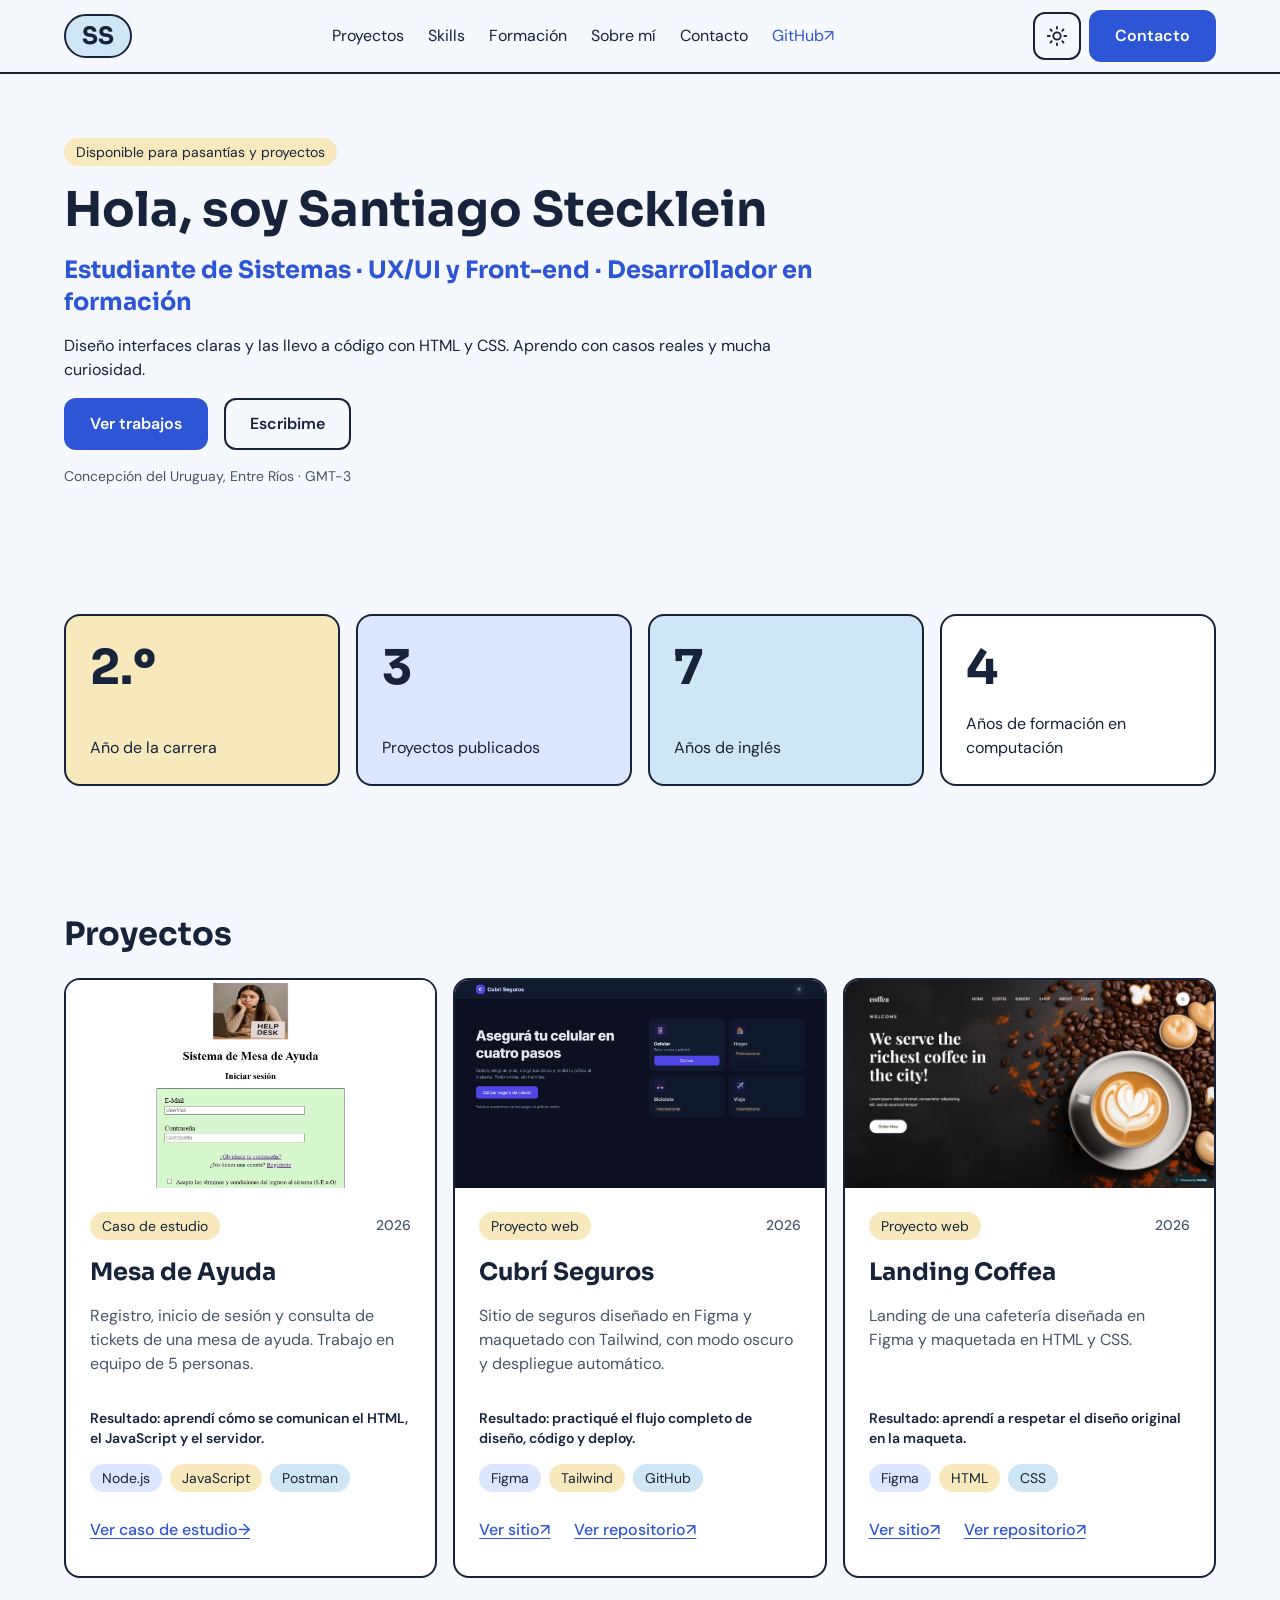
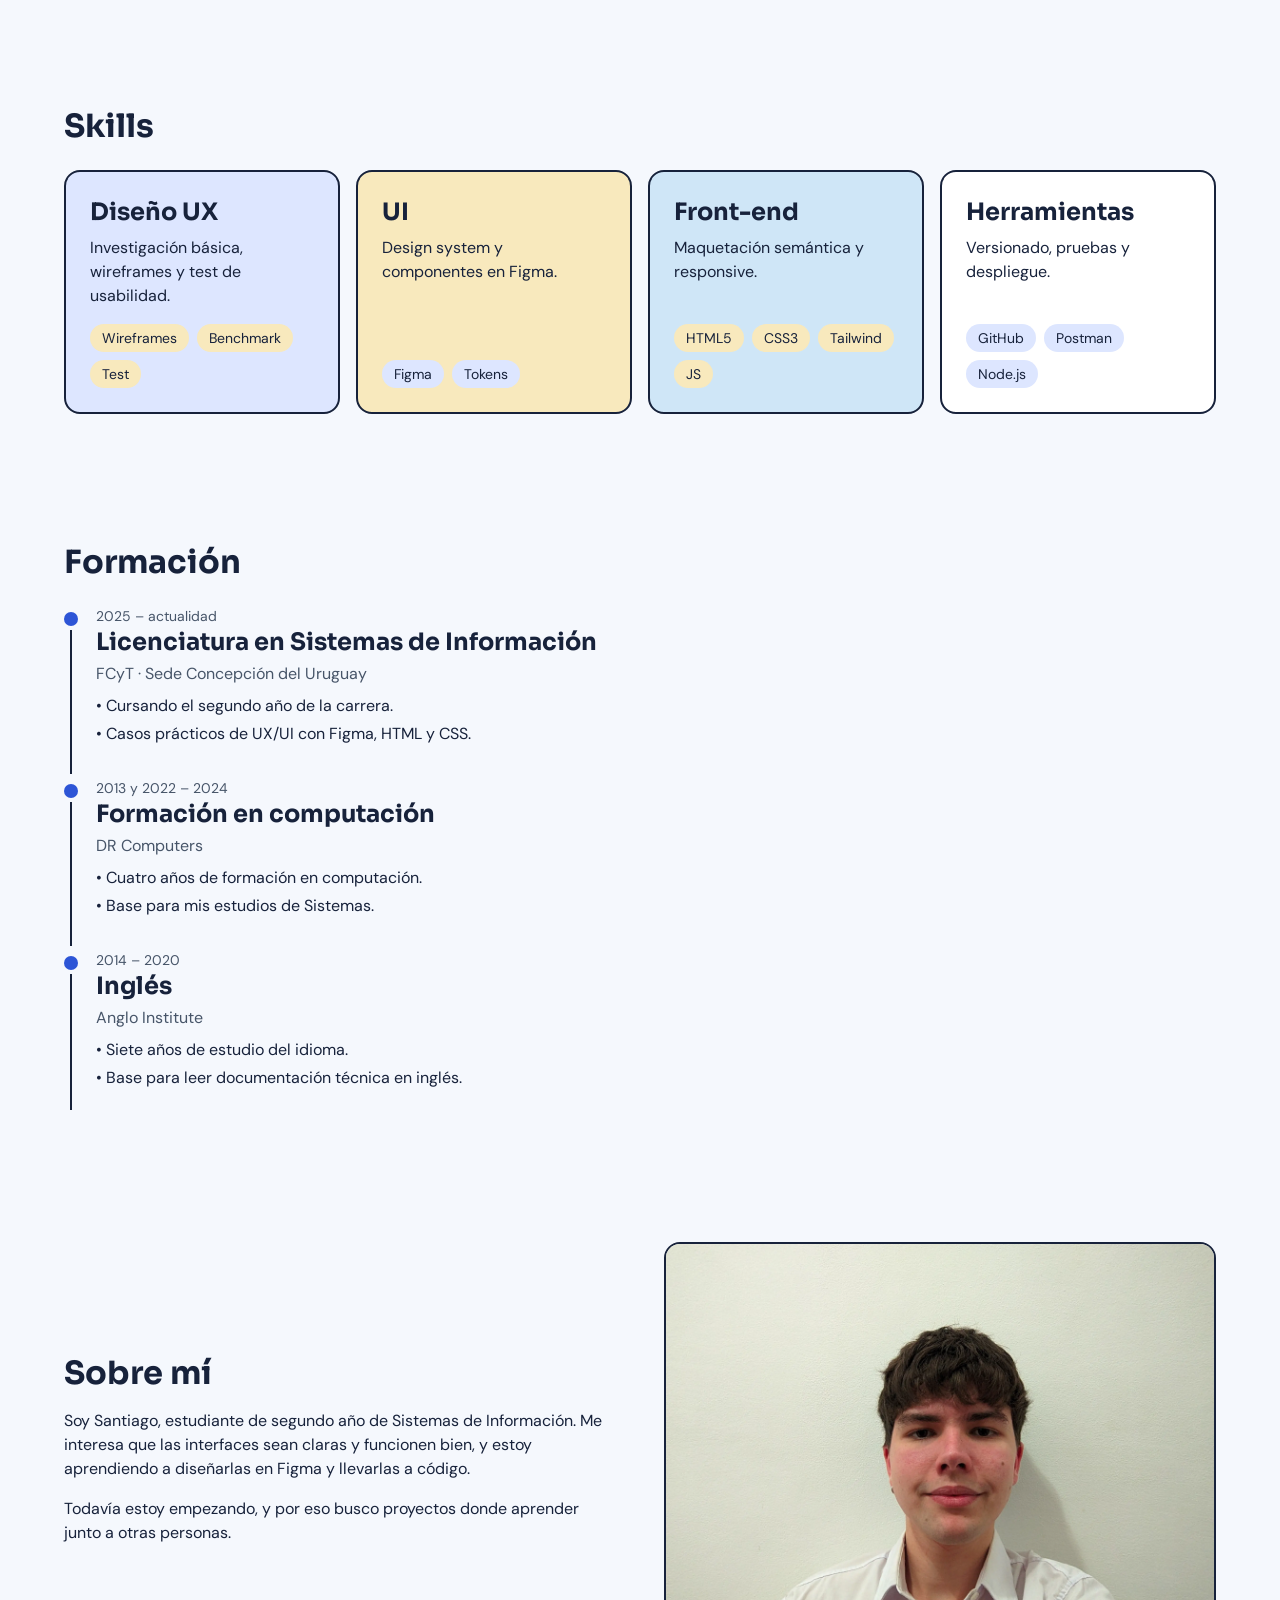
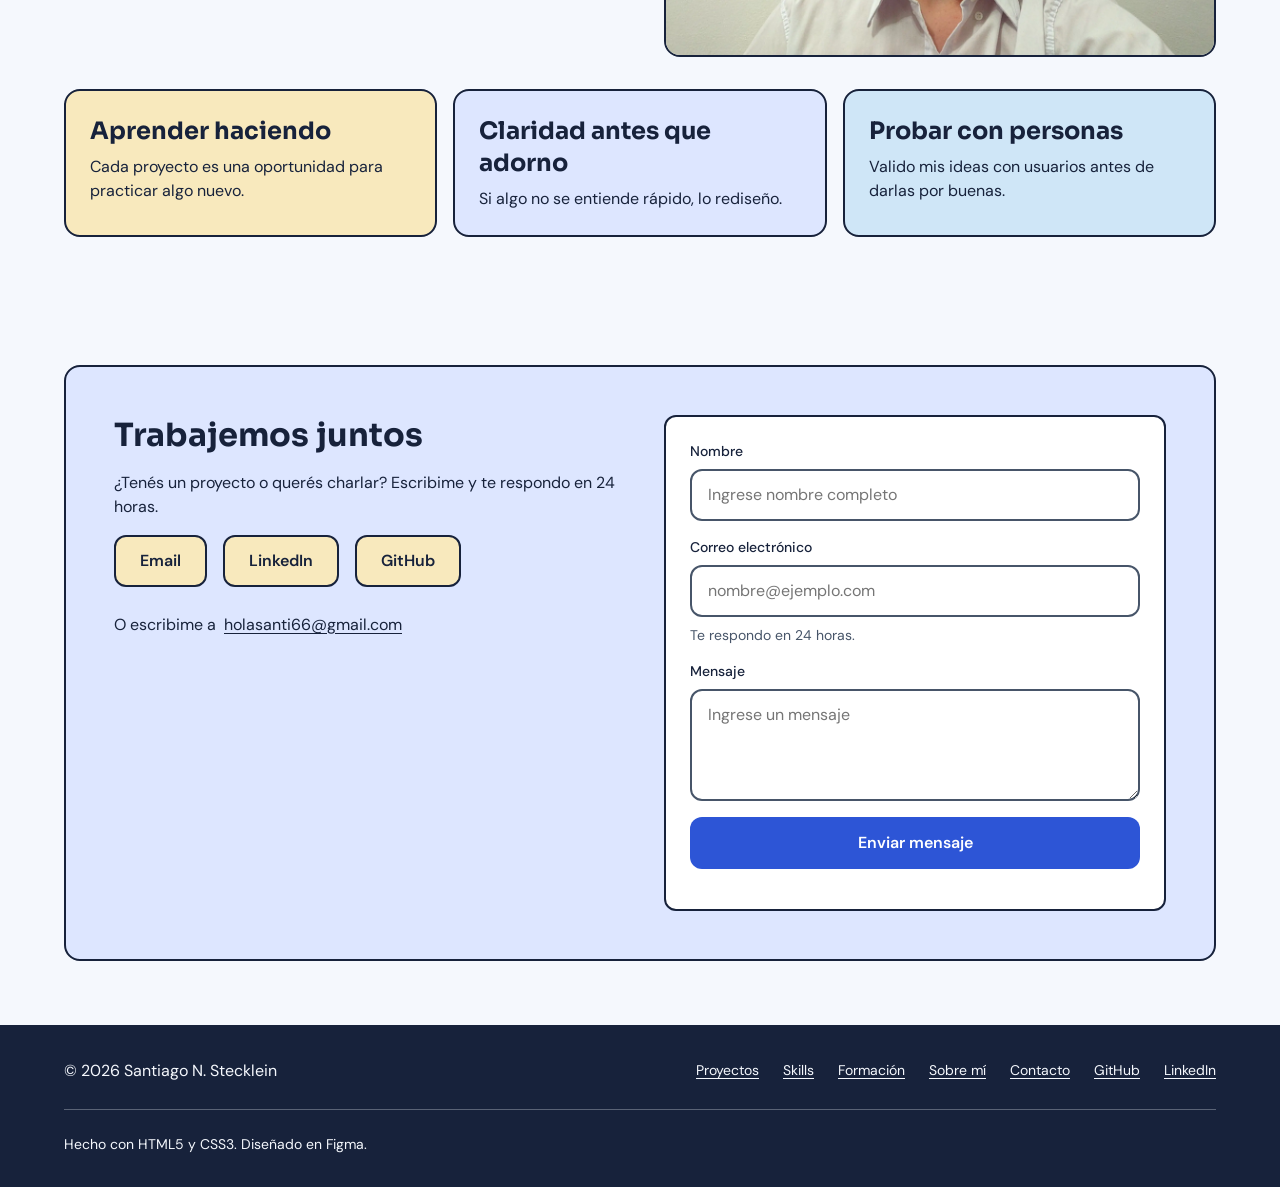
<file: index.html>
<!DOCTYPE html>
<html lang="es" data-theme="light">
<head>
  <meta charset="utf-8">
  <meta name="viewport" content="width=device-width, initial-scale=1">
  <title>Santiago Stecklein · Estudiante de Sistemas, UX/UI y Front-end</title>
  <meta name="description" content="Portfolio de Santiago Stecklein, estudiante de Sistemas de Información que diseña interfaces en Figma y las maqueta en HTML y CSS. Casos de estudio, skills y contacto.">
  <meta name="author" content="Santiago N. Stecklein">
  <meta name="theme-color" content="#f5f8fd" media="(prefers-color-scheme: light)">
  <meta name="theme-color" content="#0e1525" media="(prefers-color-scheme: dark)">

  <!-- Open Graph / Twitter -->
  <meta property="og:type" content="website">
  <meta property="og:locale" content="es_AR">
  <meta property="og:title" content="Santiago Stecklein · UX/UI y Front-end en formación">
  <meta property="og:description" content="Diseño interfaces claras y las llevo a código. Casos de estudio, skills y contacto.">
  <meta property="og:image" content="https://santystecklein.github.io/portfolio-ux-ui/assets/img/og-image.png">
  <meta property="og:image:alt" content="Portfolio de Santiago Stecklein: estudiante de Sistemas, UX/UI y Front-end">
  <meta property="og:url" content="https://santystecklein.github.io/portfolio-ux-ui/">
  <meta name="twitter:card" content="summary_large_image">

  <link rel="icon" href="assets/favicon.svg" type="image/svg+xml">
  <link rel="preconnect" href="https://fonts.googleapis.com">
  <link rel="preconnect" href="https://fonts.gstatic.com" crossorigin>
  <link rel="stylesheet" href="https://fonts.googleapis.com/css2?family=DM+Sans:wght@400;500;600&family=Sora:wght@700&display=swap">
  <link rel="stylesheet" href="css/styles.css">

  <!-- Aplica el tema guardado antes de pintar, para evitar un parpadeo -->
  <script>
    (function () {
      try {
        var guardado = localStorage.getItem("tema");
        var oscuro = guardado ? guardado === "dark" : window.matchMedia("(prefers-color-scheme: dark)").matches;
        document.documentElement.setAttribute("data-theme", oscuro ? "dark" : "light");
      } catch (e) {}
    })();
  </script>
</head>
<body id="inicio">
  <a class="skip-link" href="#contenido">Saltar al contenido</a>

  <!-- 1. Header / Navegación -->
  <header class="header" data-header>
    <div class="contenedor header__interior">
      <a class="logo" href="#inicio" aria-label="Santiago Stecklein, volver al inicio">SS</a>

      <nav class="nav" aria-label="Principal">
        <ul class="nav__lista" id="menu-principal" data-menu>
          <li><a href="#projects">Proyectos</a></li>
          <li><a href="#skills">Skills</a></li>
          <li><a href="#education">Formación</a></li>
          <li><a href="#about">Sobre mí</a></li>
          <li><a href="#contact">Contacto</a></li>
          <li class="nav__externo"><a href="https://github.com/SantyStecklein" target="_blank" rel="noopener noreferrer">GitHub <span aria-hidden="true">↗</span><span class="sr-only">(se abre en una pestaña nueva)</span></a></li>
        </ul>
      </nav>

      <div class="header__acciones">
        <button class="tema-toggle" type="button" data-tema-toggle aria-label="Activar modo oscuro">
          <svg class="icono-sol" viewBox="0 0 24 24" fill="none" stroke="currentColor" stroke-width="2" stroke-linecap="round" aria-hidden="true"><circle cx="12" cy="12" r="4"/><path d="M12 2v2M12 20v2M4.9 4.9l1.4 1.4M17.7 17.7l1.4 1.4M2 12h2M20 12h2M4.9 19.1l1.4-1.4M17.7 6.3l1.4-1.4"/></svg>
          <svg class="icono-luna" viewBox="0 0 24 24" fill="none" stroke="currentColor" stroke-width="2" stroke-linecap="round" stroke-linejoin="round" aria-hidden="true"><path d="M21 12.8A9 9 0 1 1 11.2 3a7 7 0 0 0 9.8 9.8z"/></svg>
        </button>
        <button class="btn btn--secundario nav__toggle" type="button" data-menu-toggle aria-expanded="false" aria-controls="menu-principal">Menú</button>
        <a class="btn btn--primario header__cta" href="#contact">Contacto</a>
      </div>
    </div>
  </header>

  <main id="contenido">
    <!-- 2. Hero -->
    <section class="hero" aria-labelledby="titulo-hero">
      <div class="contenedor hero__grilla">
        <div class="hero__texto">
          <span class="tag tag--arena">Disponible para pasantías y proyectos</span>
          <h1 class="hero__titulo" id="titulo-hero">Hola, soy Santiago Stecklein</h1>
          <p class="hero__rol">Estudiante de Sistemas · UX/UI y Front-end · Desarrollador en formación</p>
          <p>Diseño interfaces claras y las llevo a código con HTML y CSS. Aprendo con casos reales y mucha curiosidad.</p>
          <div class="hero__acciones">
            <a class="btn btn--primario" href="#projects">Ver trabajos</a>
            <a class="btn btn--secundario" href="#contact">Escribime</a>
          </div>
          <p class="hero__ubicacion">Concepción del Uruguay, Entre Ríos · GMT-3</p>
        </div>
      </div>
    </section>

    <!-- 3. Métricas -->
    <section class="seccion" aria-label="Datos destacados">
      <div class="contenedor">
        <ul class="metricas">
          <li class="metrica metrica--arena"><span class="metrica__numero">2.º</span><span class="metrica__etiqueta">Año de la carrera</span></li>
          <li class="metrica metrica--lavanda"><span class="metrica__numero">3</span><span class="metrica__etiqueta">Proyectos publicados</span></li>
          <li class="metrica metrica--celeste"><span class="metrica__numero">7</span><span class="metrica__etiqueta">Años de inglés</span></li>
          <li class="metrica metrica--blanca"><span class="metrica__numero">4</span><span class="metrica__etiqueta">Años de formación en computación</span></li>
        </ul>
      </div>
    </section>

    <!-- 4. Proyectos -->
    <section class="seccion" id="projects" aria-labelledby="titulo-proyectos">
      <div class="contenedor">
        <h2 class="seccion__titulo" id="titulo-proyectos">Proyectos</h2>
        <div class="proyectos">

          <article class="tarjeta proyecto">
            <a class="proyecto__imagen" href="caso-mesa-de-ayuda.html" tabindex="-1">
              <img src="assets/img/mesa-ayuda-portada.webp" alt="Pantalla de inicio de sesión del sistema Mesa de Ayuda" width="800" height="450" loading="lazy" decoding="async">
            </a>
            <div class="proyecto__cuerpo">
              <div class="proyecto__meta"><span class="tag tag--arena">Caso de estudio</span><span class="proyecto__anio">2026</span></div>
              <h3>Mesa de Ayuda</h3>
              <p class="proyecto__descripcion">Registro, inicio de sesión y consulta de tickets de una mesa de ayuda. Trabajo en equipo de 5 personas.</p>
              <div class="proyecto__pie">
                <p class="proyecto__resultado">Resultado: aprendí cómo se comunican el HTML, el JavaScript y el servidor.</p>
                <ul class="tag-lista" aria-label="Herramientas">
                  <li class="tag tag--lavanda">Node.js</li><li class="tag tag--arena">JavaScript</li><li class="tag tag--celeste">Postman</li>
                </ul>
                <a class="proyecto__enlace" href="caso-mesa-de-ayuda.html">Ver caso de estudio<span class="sr-only"> de Mesa de Ayuda</span> <span aria-hidden="true">→</span></a>
              </div>
            </div>
          </article>

          <article class="tarjeta proyecto">
            <a class="proyecto__imagen" href="https://santystecklein.github.io/cubri-seguros/" target="_blank" rel="noopener noreferrer" tabindex="-1">
              <img src="assets/img/cubri-seguros-portada.webp" alt="Página de inicio del sitio de seguros Cubrí Seguros" width="800" height="450" loading="lazy" decoding="async">
            </a>
            <div class="proyecto__cuerpo">
              <div class="proyecto__meta"><span class="tag tag--arena">Proyecto web</span><span class="proyecto__anio">2026</span></div>
              <h3>Cubrí Seguros</h3>
              <p class="proyecto__descripcion">Sitio de seguros diseñado en Figma y maquetado con Tailwind, con modo oscuro y despliegue automático.</p>
              <div class="proyecto__pie">
                <p class="proyecto__resultado">Resultado: practiqué el flujo completo de diseño, código y deploy.</p>
                <ul class="tag-lista" aria-label="Herramientas">
                  <li class="tag tag--lavanda">Figma</li><li class="tag tag--arena">Tailwind</li><li class="tag tag--celeste">GitHub</li>
                </ul>
                   <div class="proyecto__enlaces">
                      <a class="proyecto__enlace" href="https://santystecklein.github.io/cubri-seguros/" target="_blank" rel="noopener noreferrer">Ver sitio<span class="sr-only"> de Cubrí Seguros (se abre en una pestaña nueva)</span> <span aria-hidden="true">↗</span></a>
                      <a class="proyecto__enlace" href="https://github.com/SantyStecklein/cubri-seguros" target="_blank" rel="noopener noreferrer">Ver repositorio<span class="sr-only"> de Cubrí Seguros (se abre en una pestaña nueva)</span> <span aria-hidden="true">↗</span></a>
                    </div>
              </div>
            </div>
          </article>

          <article class="tarjeta proyecto">
            <a class="proyecto__imagen" href="https://regal-unicorn-1d6f08.netlify.app" target="_blank" rel="noopener noreferrer" tabindex="-1">
              <img src="assets/img/landing-coffea-portada.webp" alt="Landing page de la cafetería Coffea" width="800" height="450" loading="lazy" decoding="async">
            </a>
            <div class="proyecto__cuerpo">
              <div class="proyecto__meta"><span class="tag tag--arena">Proyecto web</span><span class="proyecto__anio">2026</span></div>
              <h3>Landing Coffea</h3>
              <p class="proyecto__descripcion">Landing de una cafetería diseñada en Figma y maquetada en HTML y CSS.</p>
              <div class="proyecto__pie">
                <p class="proyecto__resultado">Resultado: aprendí a respetar el diseño original en la maqueta.</p>
                <ul class="tag-lista" aria-label="Herramientas">
                  <li class="tag tag--lavanda">Figma</li><li class="tag tag--arena">HTML</li><li class="tag tag--celeste">CSS</li>
                </ul>
                   <div class="proyecto__enlaces">
                      <a class="proyecto__enlace" href="https://regal-unicorn-1d6f08.netlify.app" target="_blank" rel="noopener noreferrer">Ver sitio<span class="sr-only"> de Landing Coffea (se abre en una pestaña nueva)</span> <span aria-hidden="true">↗</span></a>
                      <a class="proyecto__enlace" href="https://github.com/SantyStecklein/TP4_Landing_Coffea-UX-UI" target="_blank" rel="noopener noreferrer">Ver repositorio<span class="sr-only"> de Landing Coffea (se abre en una pestaña nueva)</span> <span aria-hidden="true">↗</span></a>
                    </div>
              </div>
            </div>
          </article>

        </div>
      </div>
    </section>

    <!-- 5. Skills -->
    <section class="seccion" id="skills" aria-labelledby="titulo-skills">
      <div class="contenedor">
        <h2 class="seccion__titulo" id="titulo-skills">Skills</h2>
        <div class="skills">
          <article class="tarjeta tarjeta--color tarjeta--lavanda skill">
            <div class="skill__texto"><h3>Diseño UX</h3><p>Investigación básica, wireframes y test de usabilidad.</p></div>
            <ul class="tag-lista"><li class="tag tag--arena">Wireframes</li><li class="tag tag--arena">Benchmark</li><li class="tag tag--arena">Test</li></ul>
          </article>
          <article class="tarjeta tarjeta--color tarjeta--arena skill">
            <div class="skill__texto"><h3>UI</h3><p>Design system y componentes en Figma.</p></div>
            <ul class="tag-lista"><li class="tag tag--lavanda">Figma</li><li class="tag tag--lavanda">Tokens</li></ul>
          </article>
          <article class="tarjeta tarjeta--color tarjeta--celeste skill">
            <div class="skill__texto"><h3>Front-end</h3><p>Maquetación semántica y responsive.</p></div>
            <ul class="tag-lista"><li class="tag tag--arena">HTML5</li><li class="tag tag--arena">CSS3</li><li class="tag tag--arena">Tailwind</li><li class="tag tag--arena">JS</li></ul>
          </article>
          <article class="tarjeta tarjeta--color skill">
            <div class="skill__texto"><h3>Herramientas</h3><p>Versionado, pruebas y despliegue.</p></div>
            <ul class="tag-lista"><li class="tag tag--lavanda">GitHub</li><li class="tag tag--lavanda">Postman</li><li class="tag tag--lavanda">Node.js</li></ul>
          </article>
        </div>
      </div>
    </section>

    <!-- 6. Experiencia / Formación -->
    <section class="seccion" id="education" aria-labelledby="titulo-formacion">
      <div class="contenedor">
        <h2 class="seccion__titulo" id="titulo-formacion">Formación</h2>
        <ol class="timeline">
          <li class="timeline__item">
            <p class="timeline__periodo">2025 – actualidad</p>
            <h3>Licenciatura en Sistemas de Información</h3>
            <p class="timeline__lugar">FCyT · Sede Concepción del Uruguay</p>
            <ul class="timeline__logros"><li>Cursando el segundo año de la carrera.</li><li>Casos prácticos de UX/UI con Figma, HTML y CSS.</li></ul>
          </li>
          <li class="timeline__item">
            <p class="timeline__periodo">2013 y 2022 – 2024</p>
            <h3>Formación en computación</h3>
            <p class="timeline__lugar">DR Computers</p>
            <ul class="timeline__logros"><li>Cuatro años de formación en computación.</li><li>Base para mis estudios de Sistemas.</li></ul>
          </li>
          <li class="timeline__item">
            <p class="timeline__periodo">2014 – 2020</p>
            <h3>Inglés</h3>
            <p class="timeline__lugar">Anglo Institute</p>
            <ul class="timeline__logros"><li>Siete años de estudio del idioma.</li><li>Base para leer documentación técnica en inglés.</li></ul>
          </li>
        </ol>
      </div>
    </section>

    <!-- 7. Sobre mí -->
    <section class="seccion" id="about" aria-labelledby="titulo-sobre-mi">
      <div class="contenedor">
        <div class="sobre-mi">
          <div class="sobre-mi__texto">
            <h2 id="titulo-sobre-mi">Sobre mí</h2>
            <p>Soy Santiago, estudiante de segundo año de Sistemas de Información. Me interesa que las interfaces sean claras y funcionen bien, y estoy aprendiendo a diseñarlas en Figma y llevarlas a código.</p>
            <p>Todavía estoy empezando, y por eso busco proyectos donde aprender junto a otras personas.</p>
          </div>
          <figure class="sobre-mi__foto">
            <img src="assets/img/santiago.webp" alt="Retrato de Santiago Stecklein" width="800" height="600" loading="lazy" decoding="async">
          </figure>
        </div>
        <ul class="principios">
          <li class="tarjeta tarjeta--color tarjeta--arena"><h3>Aprender haciendo</h3><p>Cada proyecto es una oportunidad para practicar algo nuevo.</p></li>
          <li class="tarjeta tarjeta--color tarjeta--lavanda"><h3>Claridad antes que adorno</h3><p>Si algo no se entiende rápido, lo rediseño.</p></li>
          <li class="tarjeta tarjeta--color tarjeta--celeste"><h3>Probar con personas</h3><p>Valido mis ideas con usuarios antes de darlas por buenas.</p></li>
        </ul>
      </div>
    </section>

    <!-- 8. Contacto -->
    <section class="seccion" id="contact" aria-labelledby="titulo-contacto">
      <div class="contenedor">
        <div class="contacto__caja">
          <div class="contacto__texto">
            <h2 id="titulo-contacto">Trabajemos juntos</h2>
            <p>¿Tenés un proyecto o querés charlar? Escribime y te respondo en 24 horas.</p>
            <div class="contacto__enlaces">
              <a class="btn btn--arena" href="mailto:holasanti66@gmail.com">Email</a>
              <a class="btn btn--arena" href="https://www.linkedin.com/in/santiago-stecklein-133214368/" target="_blank" rel="noopener noreferrer">LinkedIn<span class="sr-only"> (se abre en una pestaña nueva)</span></a>
              <a class="btn btn--arena" href="https://github.com/SantyStecklein" target="_blank" rel="noopener noreferrer">GitHub<span class="sr-only"> (se abre en una pestaña nueva)</span></a>
            </div>
            <p class="contacto__mail">
              <span>O escribime a</span>
              <button class="enlace-copiar" type="button" data-copiar="holasanti66@gmail.com">holasanti66@gmail.com<span class="sr-only"> (copiar al portapapeles)</span></button>
              <span class="contacto__aviso" role="status" aria-live="polite" data-copiado></span>
            </p>
          </div>

          <form class="formulario" action="https://formspree.io/f/xeaawyvz" method="POST" novalidate data-formulario>
            <div class="campo">
              <label for="nombre">Nombre</label>
              <input id="nombre" name="nombre" type="text" autocomplete="name" required aria-describedby="nombre-error" placeholder="Ingrese nombre completo">
              <p class="campo__error" id="nombre-error"></p>
            </div>
            <div class="campo">
              <label for="email">Correo electrónico</label>
              <input id="email" name="email" type="email" autocomplete="email" required aria-describedby="email-ayuda email-error" placeholder="nombre@ejemplo.com">
              <p class="campo__ayuda" id="email-ayuda">Te respondo en 24 horas.</p>
              <p class="campo__error" id="email-error"></p>
            </div>
            <div class="campo">
              <label for="mensaje">Mensaje</label>
              <textarea id="mensaje" name="mensaje" required aria-describedby="mensaje-error" placeholder="Ingrese un mensaje"></textarea>
              <p class="campo__error" id="mensaje-error"></p>
            </div>
            <div class="campo--trampa" aria-hidden="true"><label>No completar <input type="text" name="_gotcha" tabindex="-1" autocomplete="off"></label></div>
            <button class="btn btn--primario" type="submit">Enviar mensaje</button>
            <p class="formulario__estado" role="status" aria-live="polite" data-estado></p>
          </form>
        </div>
      </div>
    </section>
  </main>

  <!-- 9. Footer -->
  <footer class="pie">
    <div class="contenedor">
      <div class="pie__fila">
        <p>© 2026 Santiago N. Stecklein</p>
        <nav class="pie__nav" aria-label="Pie de página">
          <a href="#projects">Proyectos</a>
          <a href="#skills">Skills</a>
          <a href="#education">Formación</a>
          <a href="#about">Sobre mí</a>
          <a href="#contact">Contacto</a>
          <a href="https://github.com/SantyStecklein" target="_blank" rel="noopener noreferrer">GitHub<span class="sr-only"> (se abre en una pestaña nueva)</span></a>
          <a href="https://www.linkedin.com/in/santiago-stecklein-133214368/" target="_blank" rel="noopener noreferrer">LinkedIn<span class="sr-only"> (se abre en una pestaña nueva)</span></a>
        </nav>
      </div>
      <p class="pie__credito">Hecho con HTML5 y CSS3. Diseñado en Figma.</p>
    </div>
  </footer>

  <script src="js/main.js" defer></script>
</body>
</html>
</file>
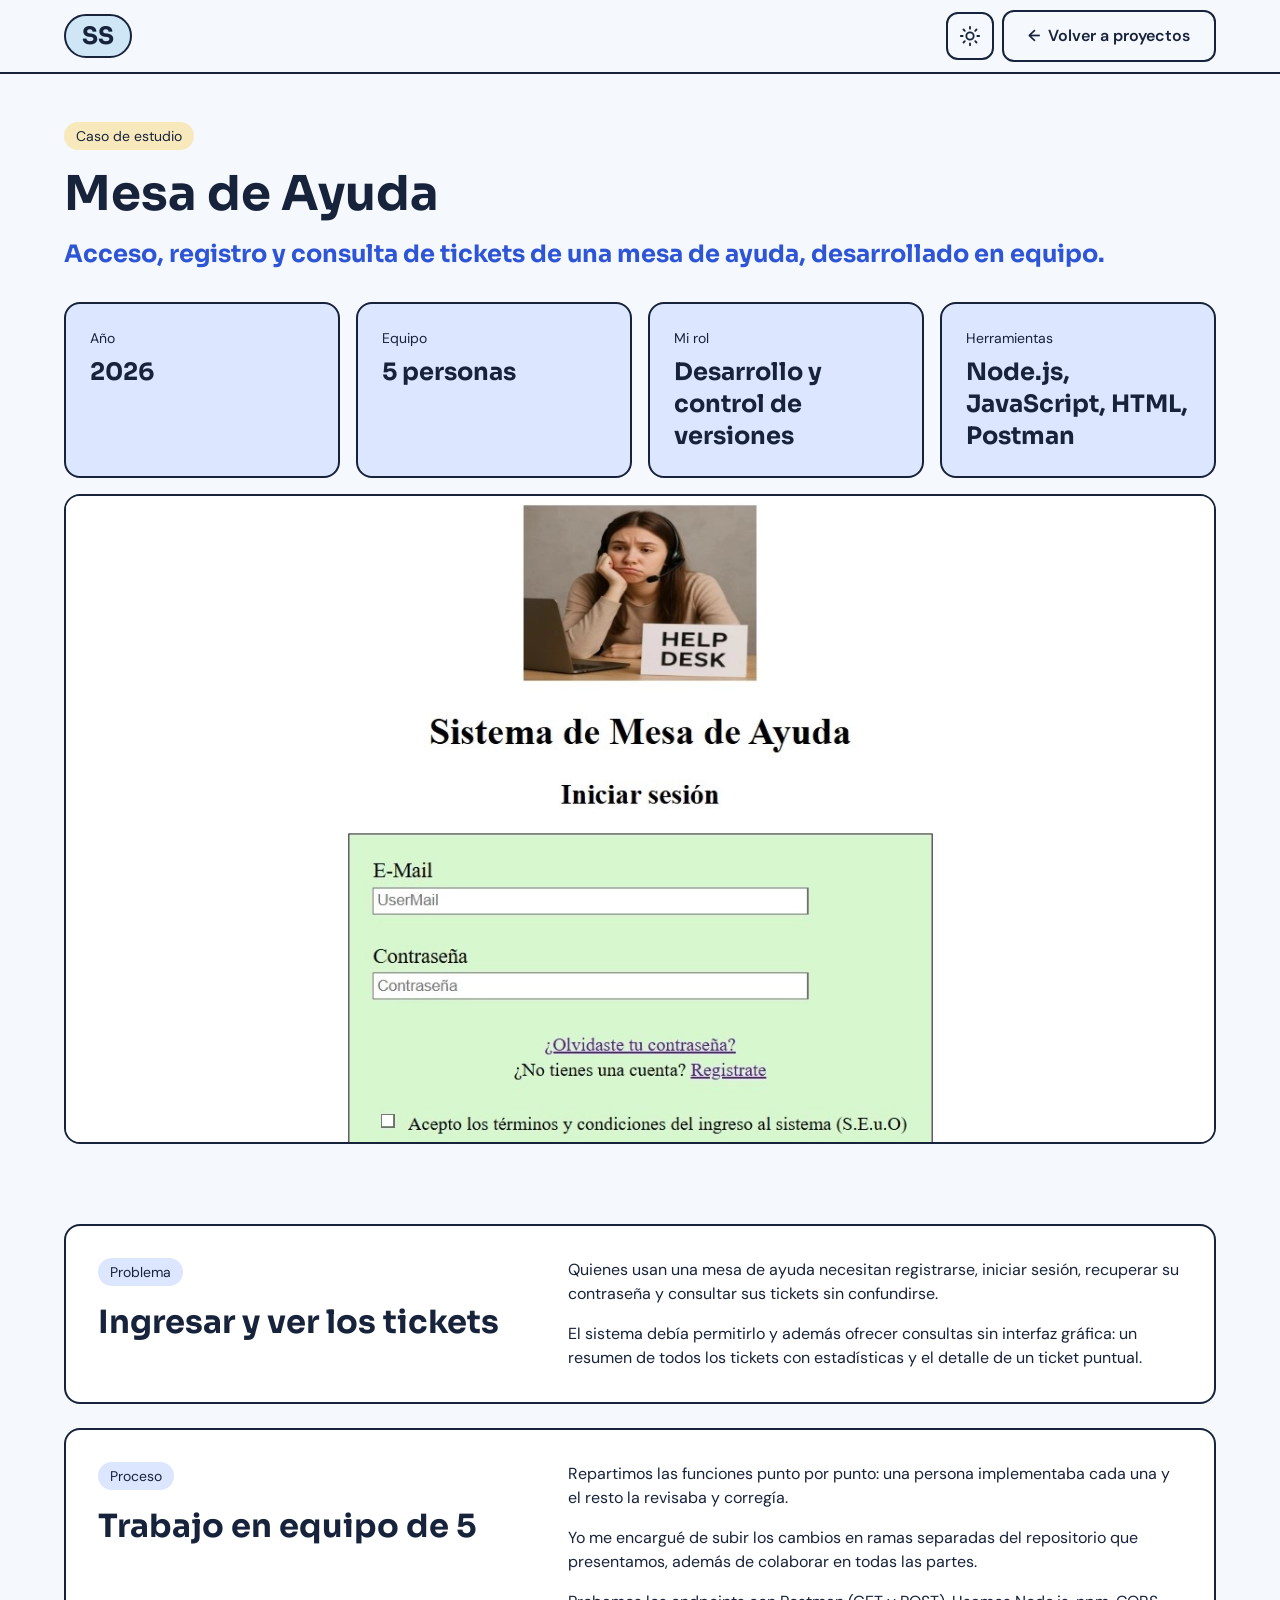
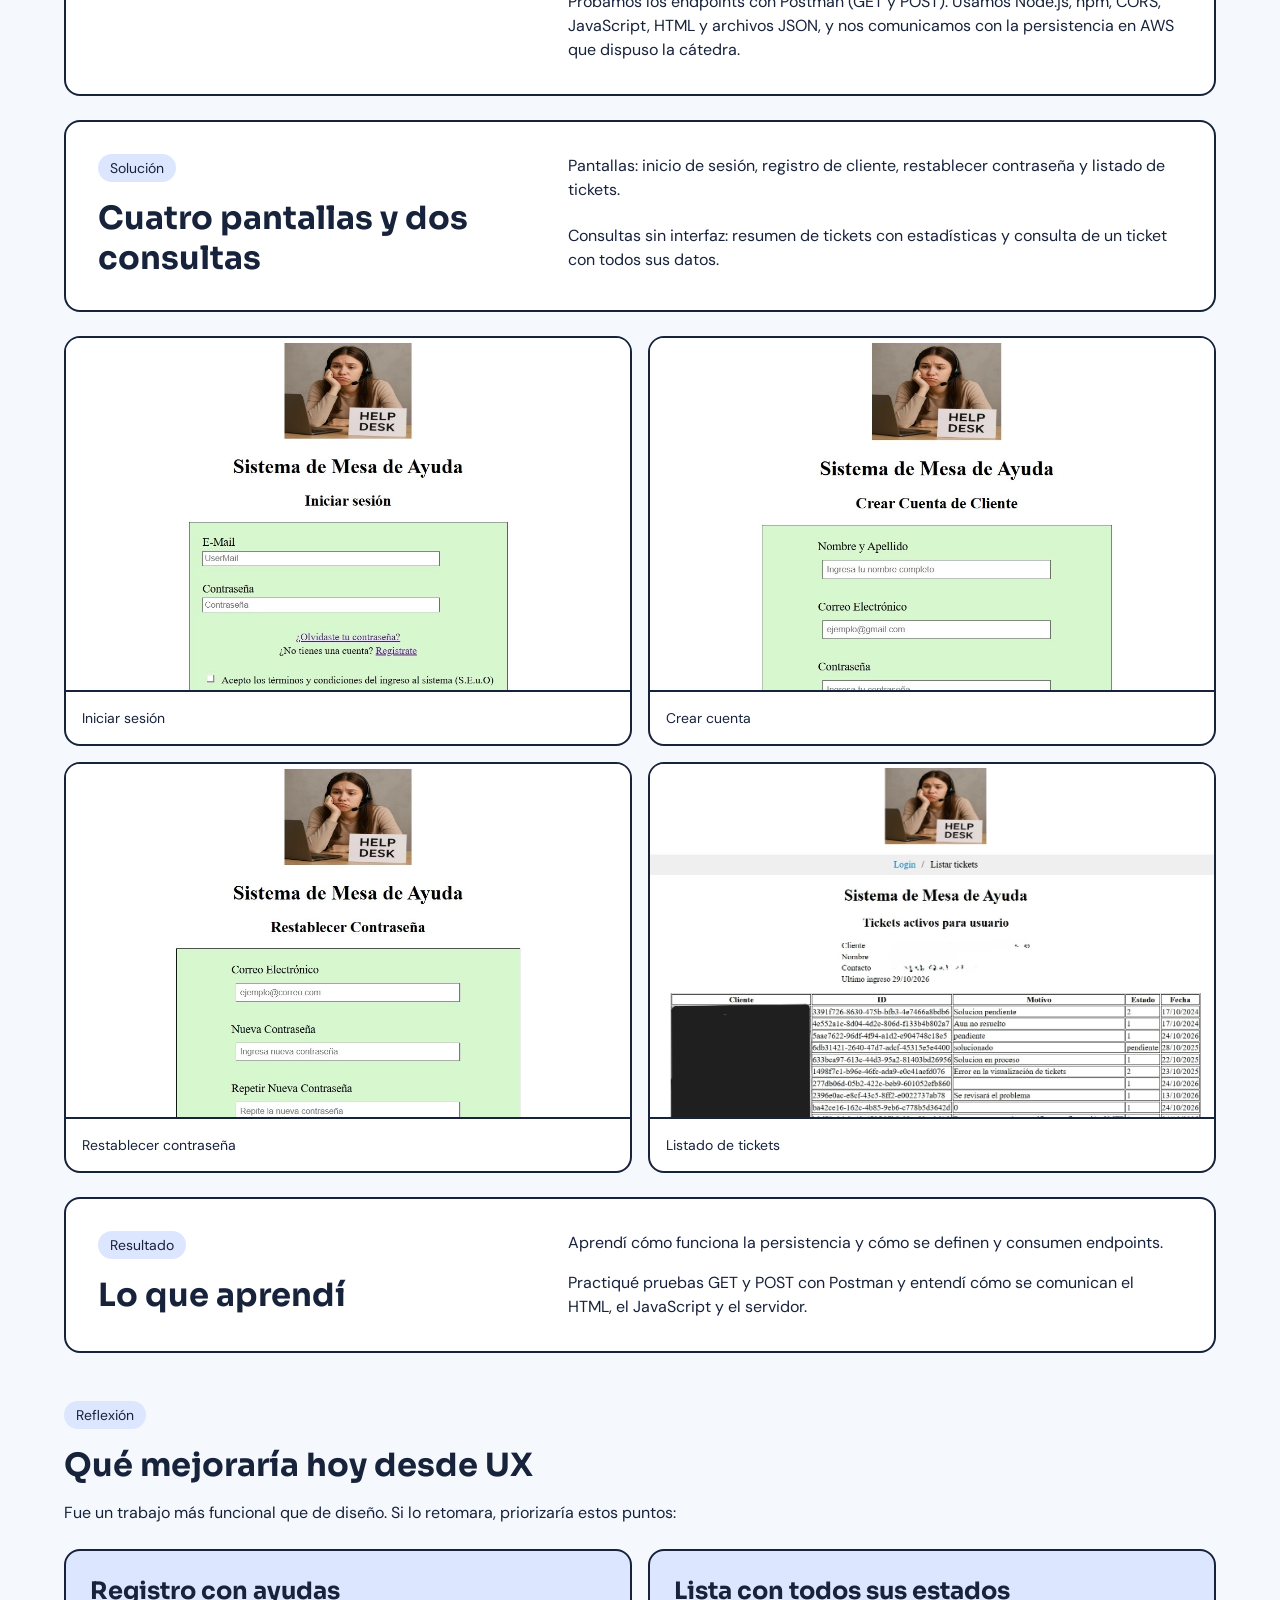
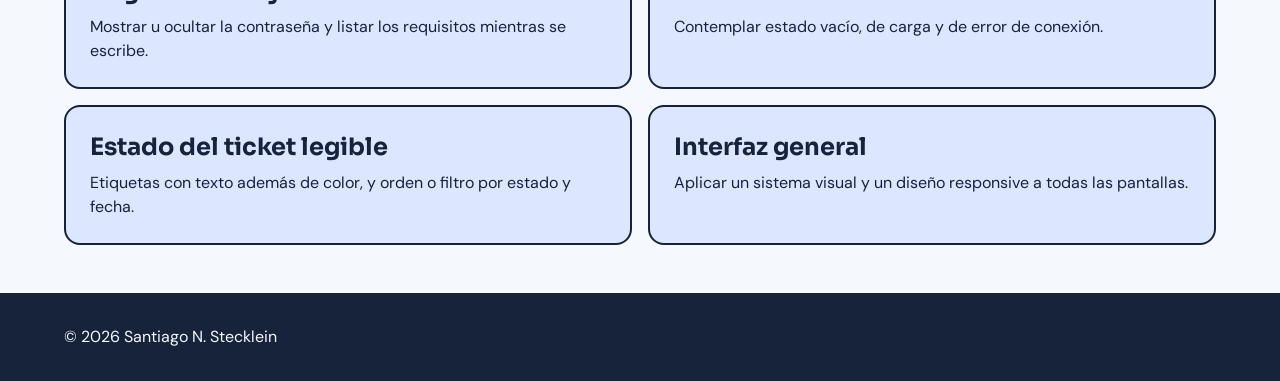
<file: caso-mesa-de-ayuda.html>
<!DOCTYPE html>
<html lang="es" data-theme="light">
<head>
  <meta charset="utf-8">
  <meta name="viewport" content="width=device-width, initial-scale=1">
  <title>Caso de estudio: Mesa de Ayuda · Santiago Stecklein</title>
  <meta name="description" content="Caso de estudio de Mesa de Ayuda: un sistema de registro, inicio de sesión y consulta de tickets desarrollado en equipo con Node.js, JavaScript y HTML.">
  <meta name="author" content="Santiago N. Stecklein">
  <meta name="theme-color" content="#f5f8fd" media="(prefers-color-scheme: light)">
  <meta name="theme-color" content="#0e1525" media="(prefers-color-scheme: dark)">

  <meta property="og:type" content="article">
  <meta property="og:locale" content="es_AR">
  <meta property="og:title" content="Caso de estudio: Mesa de Ayuda">
  <meta property="og:description" content="Cómo desarrollamos en equipo un sistema para registrarse, iniciar sesión y consultar tickets de una mesa de ayuda.">
  <meta property="og:image" content="https://santystecklein.github.io/portfolio-ux-ui/assets/img/og-image.png">
  <meta property="og:image:alt" content="Caso de estudio de Mesa de Ayuda por Santiago Stecklein">
  <meta property="og:url" content="https://santystecklein.github.io/portfolio-ux-ui/caso-mesa-de-ayuda.html">
  <meta name="twitter:card" content="summary_large_image">

  <link rel="icon" href="assets/favicon.svg" type="image/svg+xml">
  <link rel="preconnect" href="https://fonts.googleapis.com">
  <link rel="preconnect" href="https://fonts.gstatic.com" crossorigin>
  <link rel="stylesheet" href="https://fonts.googleapis.com/css2?family=DM+Sans:wght@400;500;600&family=Sora:wght@700&display=swap">
  <link rel="stylesheet" href="css/styles.css">
  <script>
    (function () {
      try {
        var guardado = localStorage.getItem("tema");
        var oscuro = guardado ? guardado === "dark" : window.matchMedia("(prefers-color-scheme: dark)").matches;
        document.documentElement.setAttribute("data-theme", oscuro ? "dark" : "light");
      } catch (e) {}
    })();
  </script>
</head>
<body>
  <a class="skip-link" href="#contenido">Saltar al contenido</a>

  <header class="header" data-header>
    <div class="contenedor header__interior">
      <a class="logo" href="index.html" aria-label="Santiago Stecklein, ir al inicio">SS</a>
      <div class="header__acciones">
        <button class="tema-toggle" type="button" data-tema-toggle aria-label="Activar modo oscuro">
          <svg class="icono-sol" viewBox="0 0 24 24" fill="none" stroke="currentColor" stroke-width="2" stroke-linecap="round" aria-hidden="true"><circle cx="12" cy="12" r="4"/><path d="M12 2v2M12 20v2M4.9 4.9l1.4 1.4M17.7 17.7l1.4 1.4M2 12h2M20 12h2M4.9 19.1l1.4-1.4M17.7 6.3l1.4-1.4"/></svg>
          <svg class="icono-luna" viewBox="0 0 24 24" fill="none" stroke="currentColor" stroke-width="2" stroke-linecap="round" stroke-linejoin="round" aria-hidden="true"><path d="M21 12.8A9 9 0 1 1 11.2 3a7 7 0 0 0 9.8 9.8z"/></svg>
        </button>
          <a class="btn btn--secundario" href="index.html#projects" aria-label="Volver a proyectos"><span aria-hidden="true">←</span> <span>Volver<span class="solo-desktop"> a proyectos</span></span></a>
      </div>
    </div>
  </header>

  <main id="contenido">
    <section class="contenedor cs-intro" aria-labelledby="titulo-caso">
      <span class="tag tag--arena">Caso de estudio</span>
      <h1 id="titulo-caso">Mesa de Ayuda</h1>
      <p class="cs-intro__subtitulo">Acceso, registro y consulta de tickets de una mesa de ayuda, desarrollado en equipo.</p>
      <dl class="cs-datos">
        <div class="tarjeta tarjeta--color tarjeta--lavanda"><dt>Año</dt><dd>2026</dd></div>
        <div class="tarjeta tarjeta--color tarjeta--lavanda"><dt>Equipo</dt><dd>5 personas</dd></div>
        <div class="tarjeta tarjeta--color tarjeta--lavanda"><dt>Mi rol</dt><dd>Desarrollo y control de versiones</dd></div>
        <div class="tarjeta tarjeta--color tarjeta--lavanda"><dt>Herramientas</dt><dd>Node.js, JavaScript, HTML, Postman</dd></div>
      </dl>
      <figure class="cs-portada">
        <img src="assets/img/mesa-ayuda-portada.webp" alt="Pantallas del sistema Mesa de Ayuda: inicio de sesión, registro y listado de tickets" width="1200" height="675">
      </figure>
    </section>

    <div class="contenedor cs-contenido">
      <article class="tarjeta cs-bloque" aria-labelledby="titulo-problema">
        <div class="cs-bloque__titulo"><span class="tag">Problema</span><h2 id="titulo-problema">Ingresar y ver los tickets</h2></div>
        <div class="cs-bloque__texto">
          <p>Quienes usan una mesa de ayuda necesitan registrarse, iniciar sesión, recuperar su contraseña y consultar sus tickets sin confundirse.</p>
          <p>El sistema debía permitirlo y además ofrecer consultas sin interfaz gráfica: un resumen de todos los tickets con estadísticas y el detalle de un ticket puntual.</p>
        </div>
      </article>

      <article class="tarjeta cs-bloque" aria-labelledby="titulo-proceso">
        <div class="cs-bloque__titulo"><span class="tag">Proceso</span><h2 id="titulo-proceso">Trabajo en equipo de 5</h2></div>
        <div class="cs-bloque__texto">
          <p>Repartimos las funciones punto por punto: una persona implementaba cada una y el resto la revisaba y corregía.</p>
          <p>Yo me encargué de subir los cambios en ramas separadas del repositorio que presentamos, además de colaborar en todas las partes.</p>
          <p>Probamos los endpoints con Postman (GET y POST). Usamos Node.js, npm, CORS, JavaScript, HTML y archivos JSON, y nos comunicamos con la persistencia en AWS que dispuso la cátedra.</p>
        </div>
      </article>

      <article class="tarjeta cs-bloque" aria-labelledby="titulo-solucion">
        <div class="cs-bloque__titulo"><span class="tag">Solución</span><h2 id="titulo-solucion">Cuatro pantallas y dos consultas</h2></div>
        <div class="cs-bloque__texto">
          <p>Pantallas: inicio de sesión, registro de cliente, restablecer contraseña y listado de tickets.</p>
          <p>Consultas sin interfaz: resumen de tickets con estadísticas y consulta de un ticket con todos sus datos.</p>
        </div>
      </article>

      <div class="cs-capturas">
        <figure class="cs-captura">
          <img src="assets/img/mesa-ayuda-login.webp" alt="Pantalla de inicio de sesión con campos de correo y contraseña, y enlaces para registrarse o recuperar la contraseña" width="1200" height="750" loading="lazy" decoding="async">
          <figcaption>Iniciar sesión</figcaption>
        </figure>
        <figure class="cs-captura">
          <img src="assets/img/mesa-ayuda-registro.webp" alt="Pantalla para crear una cuenta de cliente con nombre, correo y contraseña" width="1200" height="750" loading="lazy" decoding="async">
          <figcaption>Crear cuenta</figcaption>
        </figure>
        <figure class="cs-captura">
          <img src="assets/img/mesa-ayuda-restablecer.webp" alt="Pantalla para restablecer la contraseña con correo y nueva contraseña" width="1200" height="750" loading="lazy" decoding="async">
          <figcaption>Restablecer contraseña</figcaption>
        </figure>
        <figure class="cs-captura">
          <img src="assets/img/mesa-ayuda-tickets.webp" alt="Tabla con el listado de tickets del usuario, con motivo, estado y fecha" width="1200" height="750" loading="lazy" decoding="async">
          <figcaption>Listado de tickets</figcaption>
        </figure>
      </div>

      <article class="tarjeta cs-bloque" aria-labelledby="titulo-resultado">
        <div class="cs-bloque__titulo"><span class="tag">Resultado</span><h2 id="titulo-resultado">Lo que aprendí</h2></div>
        <div class="cs-bloque__texto">
          <p>Aprendí cómo funciona la persistencia y cómo se definen y consumen endpoints.</p>
          <p>Practiqué pruebas GET y POST con Postman y entendí cómo se comunican el HTML, el JavaScript y el servidor.</p>
        </div>
      </article>

      <section class="cs-reflexion" aria-labelledby="titulo-reflexion">
        <span class="tag">Reflexión</span>
        <h2 id="titulo-reflexion">Qué mejoraría hoy desde UX</h2>
        <p>Fue un trabajo más funcional que de diseño. Si lo retomara, priorizaría estos puntos:</p>
      </section>

      <ul class="cs-mejoras">
        <li class="tarjeta tarjeta--color tarjeta--lavanda"><h3>Registro con ayudas</h3><p>Mostrar u ocultar la contraseña y listar los requisitos mientras se escribe.</p></li>
        <li class="tarjeta tarjeta--color tarjeta--lavanda"><h3>Lista con todos sus estados</h3><p>Contemplar estado vacío, de carga y de error de conexión.</p></li>
        <li class="tarjeta tarjeta--color tarjeta--lavanda"><h3>Estado del ticket legible</h3><p>Etiquetas con texto además de color, y orden o filtro por estado y fecha.</p></li>
        <li class="tarjeta tarjeta--color tarjeta--lavanda"><h3>Interfaz general</h3><p>Aplicar un sistema visual y un diseño responsive a todas las pantallas.</p></li>
      </ul>
    </div>
  </main>

  <footer class="pie">
    <div class="contenedor">
      <p>© 2026 Santiago N. Stecklein</p>
    </div>
  </footer>

  <script src="js/main.js" defer></script>
</body>
</html>
</file>
<file: css/styles.css>
/* ==========================================================================
   Portfolio · Santiago Stecklein
   Orden: 1 Tokens · 2 Base · 3 Layout · 4 Componentes · 5 Secciones · 6 Caso de estudio
   Los tokens espejan las variables del archivo de Figma.
   ========================================================================== */

/* 1. TOKENS ------------------------------------------------------------- */
:root {
  /* Color */
  --color-fondo: #f5f8fd;
  --color-superficie: #ffffff;
  --color-tinta: #17223b;
  --color-texto-suave: #475569;
  --color-borde: #17223b;
  --color-primario: #2d55d6;
  --color-primario-hover: #2444b3;
  --color-primario-activo: #1b3590;
  --color-sobre-primario: #ffffff;
  --color-celeste: #cfe6f7;
  --color-arena: #f8e9bd;
  --color-lavanda: #dde6ff;
  --color-lavanda-fuerte: #b9c9ff;
  --color-error: #b42318;
  --color-exito: #1f7a4d;
  --color-sombra: #17223b;
  --color-pie-fondo: #17223b;
  --color-pie-texto: #f5f8fd;

  /* Tipografía (máximo 2 familias) */
  --fuente-titulo: "Sora", system-ui, sans-serif;
  --fuente-texto: "DM Sans", system-ui, sans-serif;

  /* Espaciado (múltiplos de 4 y 8) */
  --espacio-4: 0.25rem;
  --espacio-8: 0.5rem;
  --espacio-16: 1rem;
  --espacio-24: 1.5rem;
  --espacio-32: 2rem;
  --espacio-48: 3rem;
  --espacio-64: 4rem;

  /* Radios y sombras */
  --radio-12: 0.75rem;
  --radio-16: 1rem;
  --radio-pildora: 999px;
  --sombra-dura: 6px 6px 0 var(--color-sombra);

  /* Layout */
  --alto-header: 4.5rem;
  --margen: var(--espacio-16);
  --ancho-contenido: 72rem;

  --transicion: 0.18s ease-out;
  color-scheme: light;
}

:root[data-theme="dark"] {
  --color-fondo: #0e1525;
  --color-superficie: #16213a;
  --color-tinta: #e8eefc;
  --color-texto-suave: #a9b6ce;
  --color-borde: #3d4d78;
  --color-primario: #8faeff;
  --color-primario-hover: #a9c0ff;
  --color-primario-activo: #c2d2ff;
  --color-sobre-primario: #0b1220;
  --color-celeste: #1b3550;
  --color-arena: #3f3718;
  --color-lavanda: #222e52;
  --color-lavanda-fuerte: #33437a;
  --color-error: #ff8a80;
  --color-exito: #6ee7a8;
  --color-sombra: #e8eefc;
  --color-pie-fondo: #0a101e;
  --color-pie-texto: #e8eefc;
  color-scheme: dark;
}

@media (min-width: 48em) { :root { --margen: var(--espacio-32); } }
@media (min-width: 64em) { :root { --margen: var(--espacio-64); } }

/* 2. BASE --------------------------------------------------------------- */
*, *::before, *::after { box-sizing: border-box; }

html { scroll-behavior: smooth; -webkit-text-size-adjust: 100%; }

body {
  margin: 0;
  background: var(--color-fondo);
  color: var(--color-tinta);
  font-family: var(--fuente-texto);
  font-size: 1rem;
  line-height: 1.5;
}

h1, h2, h3 { margin: 0; font-family: var(--fuente-titulo); font-weight: 700; color: var(--color-tinta); }
h2 { font-size: 2rem; line-height: 2.5rem; }
h3 { font-size: 1.5rem; line-height: 2rem; }
p, ul, ol, dl, dd, figure { margin: 0; }
ul, ol { padding: 0; list-style: none; }
img { display: block; max-width: 100%; height: auto; }
a { color: var(--color-primario); text-underline-offset: 0.2em; }
a:hover { color: var(--color-primario-hover); }

:focus-visible { outline: 3px solid var(--color-primario); outline-offset: 3px; border-radius: 4px; }

.sr-only {
  position: absolute; width: 1px; height: 1px; margin: -1px; padding: 0;
  overflow: hidden; clip: rect(0 0 0 0); white-space: nowrap; border: 0;
}

.skip-link {
  position: absolute; left: var(--espacio-16); top: -4rem; z-index: 100;
  padding: var(--espacio-8) var(--espacio-16); border-radius: var(--radio-12);
  background: var(--color-tinta); color: var(--color-fondo); font-weight: 600;
}
.skip-link:focus { top: var(--espacio-16); }

/* 3. LAYOUT ------------------------------------------------------------- */
.contenedor {
  width: 100%; max-width: calc(var(--ancho-contenido) + 2 * var(--margen));
  margin-inline: auto; padding-inline: var(--margen);
}

.seccion { padding-block: var(--espacio-48); scroll-margin-top: var(--alto-header); }
.seccion__titulo { margin-bottom: var(--espacio-24); }
@media (min-width: 64em) { .seccion { padding-block: var(--espacio-64); } }

/* 4. COMPONENTES -------------------------------------------------------- */

/* Botones (4 estados: normal, hover, foco, activo) */
.btn {
  display: inline-flex; align-items: center; justify-content: center; gap: var(--espacio-8);
  min-height: 3rem; padding: 0.75rem var(--espacio-24);
  border: 2px solid transparent; border-radius: var(--radio-12);
  font: 600 1rem/1.5 var(--fuente-texto); text-decoration: none; cursor: pointer;
  transition: background-color var(--transicion), border-color var(--transicion), transform var(--transicion);
}
.btn:focus-visible { outline: 3px solid var(--color-tinta); outline-offset: 3px; border-radius: var(--radio-12); }
.btn--primario { background: var(--color-primario); color: var(--color-sobre-primario); }
.btn--primario:hover { background: var(--color-primario-hover); color: var(--color-sobre-primario); }
.btn--primario:active { background: var(--color-primario-activo); transform: translateY(1px); }
.btn--secundario { background: var(--color-fondo); color: var(--color-tinta); border-color: var(--color-borde); }
.btn--secundario:hover { background: var(--color-lavanda); color: var(--color-tinta); }
.btn--secundario:active { background: var(--color-lavanda-fuerte); transform: translateY(1px); }
.btn--secundario:focus-visible { outline-color: var(--color-primario); }
.btn--arena { background: var(--color-arena); color: var(--color-tinta); border-color: var(--color-borde); }
.btn--arena:hover { background: var(--color-superficie); color: var(--color-tinta); }
.btn--arena:active { background: var(--color-lavanda); transform: translateY(1px); }

/* Tags */
.tag {
  display: inline-block; padding: var(--espacio-4) 0.75rem; border-radius: var(--radio-pildora);
  background: var(--color-lavanda); color: var(--color-tinta); font-size: 0.875rem; line-height: 1.25rem;
}
.tag--arena { background: var(--color-arena); }
.tag--celeste { background: var(--color-celeste); }
.tag--lavanda { background: var(--color-lavanda); }
.tag-lista { display: flex; flex-wrap: wrap; gap: var(--espacio-8); }

/* Tarjetas */
.tarjeta {
  background: var(--color-superficie); border: 2px solid var(--color-borde); border-radius: var(--radio-16);
  transition: border-color var(--transicion), box-shadow var(--transicion), transform var(--transicion);
}
.tarjeta--color { padding: var(--espacio-24); display: flex; flex-direction: column; gap: var(--espacio-8); }
.tarjeta--lavanda { background: var(--color-lavanda); }
.tarjeta--arena { background: var(--color-arena); }
.tarjeta--celeste { background: var(--color-celeste); }

/* Header fijo con difuminado al scrollear */
.header {
  position: sticky; top: 0; z-index: 50;
  background: var(--color-fondo); border-bottom: 2px solid var(--color-borde);
  transition: background-color var(--transicion);
}
.header.is-scrolled {
  background: color-mix(in srgb, var(--color-fondo) 82%, transparent);
  -webkit-backdrop-filter: blur(12px); backdrop-filter: blur(12px);
}
.header__interior { display: flex; align-items: center; gap: var(--espacio-8); min-height: var(--alto-header); }
.logo {
  display: inline-flex; align-items: center; padding: var(--espacio-4) var(--espacio-16);
  background: var(--color-celeste); border: 2px solid var(--color-borde); border-radius: var(--radio-pildora);
  font: 700 1.5rem/2rem var(--fuente-titulo); color: var(--color-tinta); text-decoration: none;
  transition: background-color var(--transicion);
}
.logo:hover { background: var(--color-lavanda); color: var(--color-tinta); }
.header__acciones { display: flex; align-items: center; gap: var(--espacio-8); margin-left: auto; }
.header__cta { display: none; }

.tema-toggle {
  display: inline-flex; align-items: center; justify-content: center; width: 3rem; height: 3rem;
  background: transparent; border: 2px solid var(--color-borde); border-radius: var(--radio-12);
  color: var(--color-tinta); cursor: pointer; transition: background-color var(--transicion);
}
.tema-toggle:hover { background: var(--color-lavanda); }
.tema-toggle:active { background: var(--color-lavanda-fuerte); }
.tema-toggle svg { width: 1.375rem; height: 1.375rem; }
.tema-toggle .icono-luna { display: none; }
:root[data-theme="dark"] .tema-toggle .icono-sol { display: none; }
:root[data-theme="dark"] .tema-toggle .icono-luna { display: block; }

/* Navegación: menú desplegable en mobile, en línea en desktop */
.nav__lista {
  display: none; position: absolute; left: 0; right: 0; top: 100%;
  flex-direction: column; gap: var(--espacio-8); padding: var(--espacio-16) var(--margen) var(--espacio-24);
  background: var(--color-fondo); border-bottom: 2px solid var(--color-borde);
}
.nav__lista.is-abierto { display: flex; }
.nav__lista a {
  display: flex; align-items: center; min-height: 3rem; padding: 0 var(--espacio-16);
  background: var(--color-lavanda); border-radius: var(--radio-12);
  color: var(--color-tinta); text-decoration: none; transition: background-color var(--transicion);
}
.nav__lista a:hover { background: var(--color-lavanda-fuerte); color: var(--color-tinta); }
.nav__lista a:active { background: var(--color-celeste); }
.nav__lista .nav__externo { display: none; }

@media (min-width: 64em) {
  .nav__toggle { display: none; }
  .header__cta { display: inline-flex; }
  .nav__lista, .nav__lista.is-abierto {
    display: flex; position: static; flex-direction: row; align-items: center; gap: var(--espacio-24);
    padding: 0; background: none; border: 0;
  }
  .nav__lista a { min-height: 2.75rem; padding: 0; background: none; border-radius: var(--radio-12); }
  .nav__lista a:hover, .nav__lista a:active { background: none; text-decoration: underline; text-underline-offset: 0.35em; }
  .nav__lista .nav__externo { display: flex; }
  .nav__lista .nav__externo a { color: var(--color-primario); }
  .header__acciones { margin-left: 0; }
  .header__interior { justify-content: space-between; }
}

/* 5. SECCIONES ---------------------------------------------------------- */

/* Hero */
.hero { padding-block: var(--espacio-48); }
.hero__grilla { display: grid; gap: var(--espacio-32); align-items: center; }
.hero__texto { display: flex; flex-direction: column; align-items: flex-start; gap: var(--espacio-16); }
.hero__titulo { font-size: 2rem; line-height: 2.5rem; }
.hero__rol { font: 700 1.5rem/2rem var(--fuente-titulo); color: var(--color-primario); }
.hero__acciones { display: flex; flex-wrap: wrap; gap: var(--espacio-16); }
.hero__ubicacion { font-size: 0.875rem; line-height: 1.25rem; color: var(--color-texto-suave); }
@media (min-width: 64em) {
  .hero { padding-block: var(--espacio-64); }
  /* Sin ilustración: el texto ocupa algo más de la mitad del ancho, desde el mismo borde izquierdo */
  .hero__texto { max-width: 47.5rem; }
  .hero__titulo { font-size: 3rem; line-height: 3.5rem; } /* estilo "Display" de Figma: 48/56 */
}

/* Métricas */
.metricas { display: grid; grid-template-columns: repeat(2, 1fr); gap: var(--espacio-16); }
.metrica {
  display: flex; flex-direction: column; justify-content: space-between; gap: var(--espacio-16);
  min-height: 9rem; padding: var(--espacio-24); border: 2px solid var(--color-borde); border-radius: var(--radio-16);
}
.metrica__numero { font: 700 3rem/3.5rem var(--fuente-titulo); }
.metrica__etiqueta { font-size: 1rem; line-height: 1.5rem; }
.metrica--arena { background: var(--color-arena); }
.metrica--lavanda { background: var(--color-lavanda); }
.metrica--celeste { background: var(--color-celeste); }
.metrica--blanca { background: var(--color-superficie); }
@media (min-width: 45em) { .metricas { grid-template-columns: repeat(4, 1fr); } .metrica { min-height: 10.5rem; } }

/* Proyectos */
.proyectos { display: grid; gap: var(--espacio-16); }
.proyecto { display: flex; flex-direction: column; overflow: hidden; }
.proyecto:hover, .proyecto:focus-within { border-color: var(--color-primario); box-shadow: var(--sombra-dura); }
.proyecto__imagen { display: block; background: var(--color-lavanda); }
.proyecto__imagen img { width: 100%; aspect-ratio: 16 / 9; object-fit: cover; }
.proyecto__cuerpo { display: flex; flex: 1; flex-direction: column; gap: var(--espacio-16); padding: var(--espacio-24); }
.proyecto__meta { display: flex; align-items: center; justify-content: space-between; gap: var(--espacio-8); }
.proyecto__anio { font-size: 0.875rem; font-weight: 500; color: var(--color-texto-suave); }
.proyecto__descripcion { color: var(--color-texto-suave); }
.proyecto__pie { display: flex; flex-direction: column; gap: var(--espacio-16); margin-top: auto; padding-top: var(--espacio-16); }
.proyecto__resultado { font-size: 0.875rem; line-height: 1.25rem; font-weight: 600; }
.proyecto__enlaces { display: flex; flex-wrap: wrap; column-gap: var(--espacio-24); }
.proyecto__enlace { display: inline-flex; align-items: center; min-height: 2.75rem; font-weight: 500; }
@media (min-width: 60em) { .proyectos { grid-template-columns: repeat(3, 1fr); } }

/* Skills */
.skills { display: grid; gap: var(--espacio-16); }
.skill { justify-content: space-between; gap: var(--espacio-16); }
.skill__texto { display: flex; flex-direction: column; gap: var(--espacio-8); }
.skill--superficie { background: var(--color-superficie); }
@media (min-width: 40em) { .skills { grid-template-columns: repeat(2, 1fr); } }
@media (min-width: 70em) { .skills { grid-template-columns: repeat(4, 1fr); } }

/* Timeline de formación */
.timeline { display: grid; max-width: 48rem; }
.timeline__item { position: relative; padding: 0 0 var(--espacio-32) var(--espacio-32); }
.timeline__item::before {
  content: ""; position: absolute; left: 0; top: 0.375rem; width: 0.875rem; height: 0.875rem;
  border-radius: 50%; background: var(--color-primario);
}
.timeline__item::after {
  content: ""; position: absolute; left: 0.375rem; top: 1.5rem; bottom: 0.25rem; width: 2px; background: var(--color-borde);
}
.timeline__item:last-child { padding-bottom: var(--espacio-24); }
.timeline__periodo { font-size: 0.875rem; line-height: 1.25rem; color: var(--color-texto-suave); }
.timeline__lugar { margin-block: var(--espacio-4) var(--espacio-8); color: var(--color-texto-suave); }
.timeline__logros { display: grid; gap: var(--espacio-4); }
.timeline__logros li::before { content: "• "; }

/* Sobre mí */
.sobre-mi { display: grid; gap: var(--espacio-32); align-items: center; }
.sobre-mi__texto { display: grid; gap: var(--espacio-16); max-width: 40rem; }
.sobre-mi__foto { overflow: hidden; border: 2px solid var(--color-borde); border-radius: var(--radio-16); background: var(--color-lavanda); }
.sobre-mi__foto img { width: 100%; aspect-ratio: 4 / 3; object-fit: cover; }
.principios { display: grid; gap: var(--espacio-16); margin-top: var(--espacio-32); }
@media (min-width: 48em) { .principios { grid-template-columns: repeat(3, 1fr); } }
@media (min-width: 64em) { .sobre-mi { grid-template-columns: 1fr 1fr; gap: var(--espacio-48); } }

/* Contacto */
.contacto__caja {
  display: grid; gap: var(--espacio-32); padding: var(--espacio-24);
  background: var(--color-lavanda); border: 2px solid var(--color-borde); border-radius: var(--radio-16);
}
.contacto__texto { display: flex; flex-direction: column; align-items: flex-start; gap: var(--espacio-16); }
.contacto__enlaces { display: flex; flex-wrap: wrap; gap: var(--espacio-16); }
.contacto__mail { display: flex; flex-wrap: wrap; align-items: center; gap: 0 var(--espacio-8); }
.enlace-copiar {
  min-height: 2.75rem; padding: 0; background: none; border: 0; text-align: left;
  color: var(--color-tinta); font: inherit; text-decoration: underline; text-underline-offset: 0.2em;
  cursor: pointer; overflow-wrap: anywhere;
}
.enlace-copiar:hover { color: var(--color-primario); }
.contacto__aviso { font-size: 0.875rem; font-weight: 600; }
@media (min-width: 64em) { .contacto__caja { grid-template-columns: 1fr 1fr; padding: var(--espacio-48); gap: var(--espacio-48); } }

/* Formulario */
.formulario { display: grid; gap: var(--espacio-16); padding: var(--espacio-24); background: var(--color-superficie); border: 2px solid var(--color-borde); border-radius: var(--radio-12); }
.campo { display: grid; gap: var(--espacio-8); }
.campo label { font-size: 0.875rem; line-height: 1.25rem; font-weight: 500; }
.campo input, .campo textarea {
  width: 100%; padding: 0.75rem var(--espacio-16); background: var(--color-superficie); color: var(--color-tinta);
  border: 2px solid var(--color-texto-suave); border-radius: var(--radio-12); font: inherit;
  transition: border-color var(--transicion), box-shadow var(--transicion);
}
.campo textarea { min-height: 7rem; resize: vertical; }
.campo input:focus-visible, .campo textarea:focus-visible { outline: none; border-color: var(--color-primario); box-shadow: 0 0 0 3px var(--color-primario); }
.campo [aria-invalid="true"] { border-color: var(--color-error); }
.campo__ayuda { font-size: 0.875rem; line-height: 1.25rem; color: var(--color-texto-suave); }
.campo__error { font-size: 0.875rem; line-height: 1.25rem; color: var(--color-error); }
.campo__error:empty { display: none; }
.campo--trampa { position: absolute; left: -9999px; }
.formulario__estado { font-weight: 500; }
.formulario__estado.is-ok { color: var(--color-exito); }
.formulario__estado.is-error { color: var(--color-error); }

/* Footer */
.pie { background: var(--color-pie-fondo); color: var(--color-pie-texto); padding-block: var(--espacio-32); }
.pie a { color: var(--color-pie-texto); }
.pie a:hover { color: var(--color-pie-texto); text-decoration-thickness: 2px; }
.pie :focus-visible { outline-color: var(--color-pie-texto); }
.pie__fila { display: grid; gap: var(--espacio-24); }
.pie__nav { display: grid; grid-template-columns: 1fr 1fr; grid-auto-flow: column; grid-template-rows: repeat(4, auto); gap: var(--espacio-16) var(--espacio-32); width: fit-content; }
.pie__nav a { display: inline-flex; align-items: center; min-height: 1.75rem; font-size: 0.875rem; }
.pie__credito { margin-top: var(--espacio-24); padding-top: var(--espacio-24); border-top: 1px solid color-mix(in srgb, var(--color-pie-texto) 30%, transparent); font-size: 0.875rem; }
@media (min-width: 64em) {
  .pie__fila { grid-template-columns: auto 1fr; align-items: center; justify-content: space-between; }
  .pie__nav { display: flex; flex-wrap: wrap; justify-content: flex-end; gap: var(--espacio-8) var(--espacio-24); width: auto; }
}

/* 6. CASO DE ESTUDIO ---------------------------------------------------- */
.cs-intro { display: grid; gap: var(--espacio-16); padding-block: var(--espacio-48) var(--espacio-32); }
.cs-intro h1 { font-size: 2rem; line-height: 2.5rem; }
.cs-intro__subtitulo { font: 700 1.5rem/2rem var(--fuente-titulo); color: var(--color-primario); }
.cs-intro .tag { justify-self: start; }
.cs-intro > * { min-width: 0; }
.cs-datos { display: grid; grid-template-columns: repeat(2, minmax(0, 1fr)); gap: var(--espacio-16); margin-top: var(--espacio-16); }
.cs-datos .tarjeta--color { padding: var(--espacio-16); }
.cs-datos dt { font-size: 0.875rem; line-height: 1.25rem; }
.cs-datos dd { font: 700 1.125rem/1.5rem var(--fuente-titulo); overflow-wrap: anywhere; }
.cs-portada { overflow: hidden; border: 2px solid var(--color-borde); border-radius: var(--radio-16); }
.cs-portada img { width: 100%; aspect-ratio: 16 / 9; object-fit: cover; }
.cs-contenido { display: grid; gap: var(--espacio-24); padding-block: var(--espacio-48); }
.cs-bloque { display: grid; gap: var(--espacio-16); padding: var(--espacio-24); }
.cs-bloque__titulo { display: grid; align-content: start; justify-items: start; gap: var(--espacio-16); }
.cs-bloque__texto { display: grid; gap: var(--espacio-16); max-width: 42rem; }
.cs-capturas { display: grid; gap: var(--espacio-16); }
.cs-captura { overflow: hidden; background: var(--color-superficie); border: 2px solid var(--color-borde); border-radius: var(--radio-16); }
.cs-captura img { width: 100%; aspect-ratio: 8 / 5; object-fit: cover; }
.cs-captura figcaption { padding: var(--espacio-16); font-size: 0.875rem; line-height: 1.25rem; border-top: 2px solid var(--color-borde); }
.cs-mejoras { display: grid; gap: var(--espacio-16); }
.cs-reflexion { display: grid; justify-items: start; gap: var(--espacio-16); max-width: 42rem; margin-top: var(--espacio-24); }
.solo-desktop { display: none; }
@media (min-width: 48em) {
  .cs-capturas, .cs-mejoras { grid-template-columns: repeat(2, 1fr); }
  .cs-datos { grid-template-columns: repeat(4, minmax(0, 1fr)); }
  .cs-datos .tarjeta--color { padding: var(--espacio-24); }
  .cs-datos dd { font-size: 1.5rem; line-height: 2rem; }
  .solo-desktop { display: inline; }
}
@media (min-width: 64em) {
  .cs-intro h1 { font-size: 3rem; line-height: 3.5rem; }
  .cs-bloque { grid-template-columns: 1fr 1.4fr; gap: var(--espacio-32); padding: var(--espacio-32); }
}

/* 404 */
.error-404 { display: grid; place-items: center; min-height: 100vh; padding: var(--espacio-32) var(--margen); text-align: center; }
.error-404__contenido { display: grid; justify-items: center; gap: var(--espacio-16); max-width: 32rem; }
.error-404 h1 { font-size: 3rem; line-height: 3.5rem; }

/* Movimiento reducido */
@media (prefers-reduced-motion: reduce) {
  html { scroll-behavior: auto; }
  *, *::before, *::after { transition: none !important; animation: none !important; }
}
</file>
